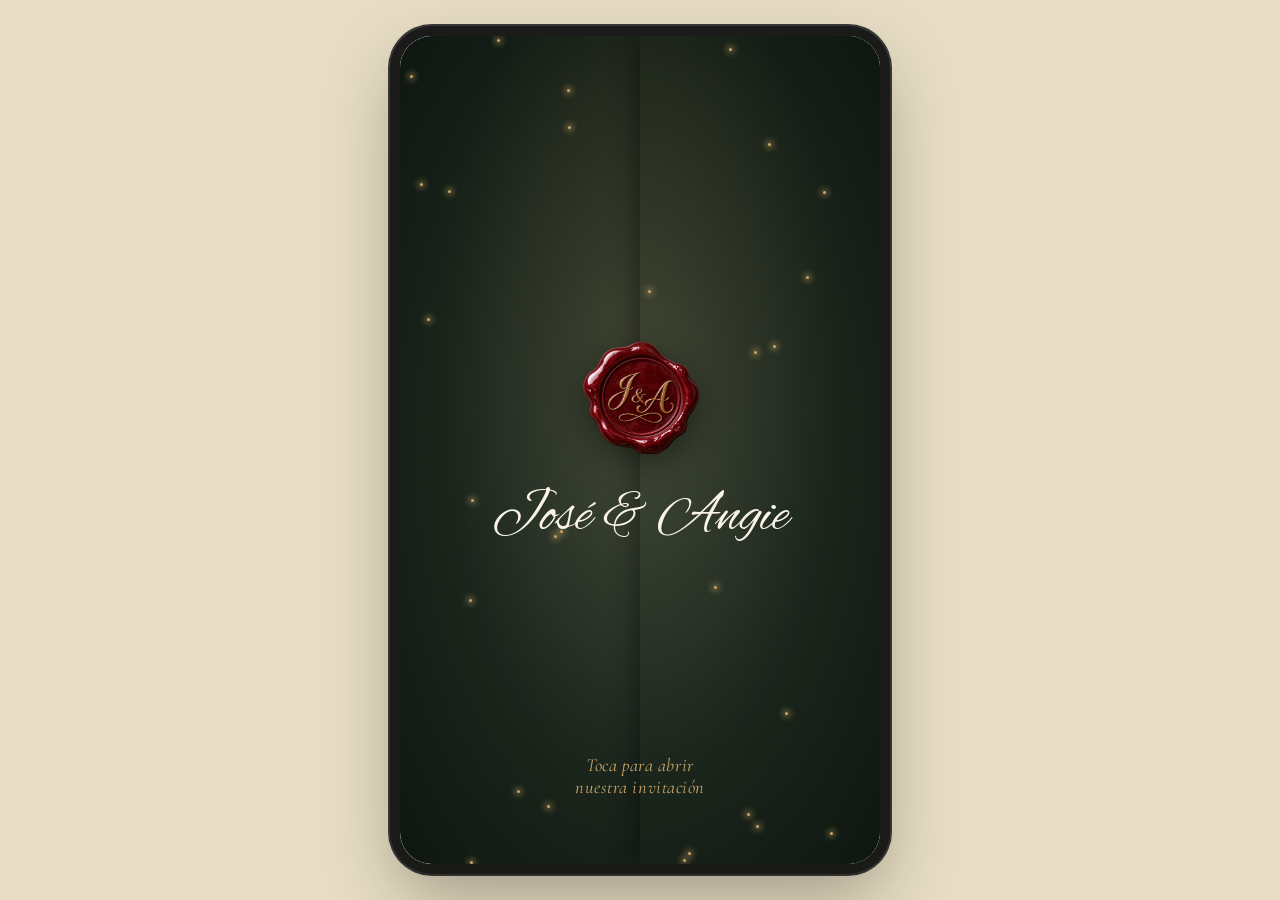
<file: index.html>
<!DOCTYPE html>
<html lang="es">
<head>
<meta charset="UTF-8">
<meta name="viewport" content="width=device-width, initial-scale=1.0">
<title>José & Angie — Nos casamos</title>
<meta name="description" content="Invitación de boda de José y Angie — 18 de octubre de 2026, Alicante">
<style>
  html, body {
    margin: 0;
    height: 100%;
    background: #e7ddc4;
    overflow: hidden;
  }

  .phone-stage {
    width: 100%;
    height: 100%;
    display: flex;
    align-items: center;
    justify-content: center;
  }

  .phone-frame {
    width: 100%;
    max-width: 480px;
    height: 100%;
    background: #fff;
  }

  .phone-frame iframe {
    display: block;
    width: 100%;
    height: 100%;
    border: 0;
  }

  /* Solo en pantallas anchas se ve el "marco de teléfono"; en un móvil real
     el iframe ya ocupa el 100% y esto no se nota. */
  @media (min-width: 561px) {
    html, body {
      overflow: auto;
    }

    .phone-stage {
      min-height: 100%;
      padding: 4vh 0;
      box-sizing: border-box;
    }

    .phone-frame {
      height: 92vh;
      min-height: 640px;
      border-radius: 32px;
      overflow: hidden;
      box-shadow: 0 30px 70px rgba(20, 20, 10, 0.35), 0 0 0 10px #1c1c1c, 0 0 0 12px #3a3a3a;
    }
  }
</style>
</head>
<body>
  <div class="phone-stage">
    <div class="phone-frame">
      <iframe src="app.html" title="Invitación de boda — José & Angie"></iframe>
    </div>
  </div>
</body>
</html>
</file>
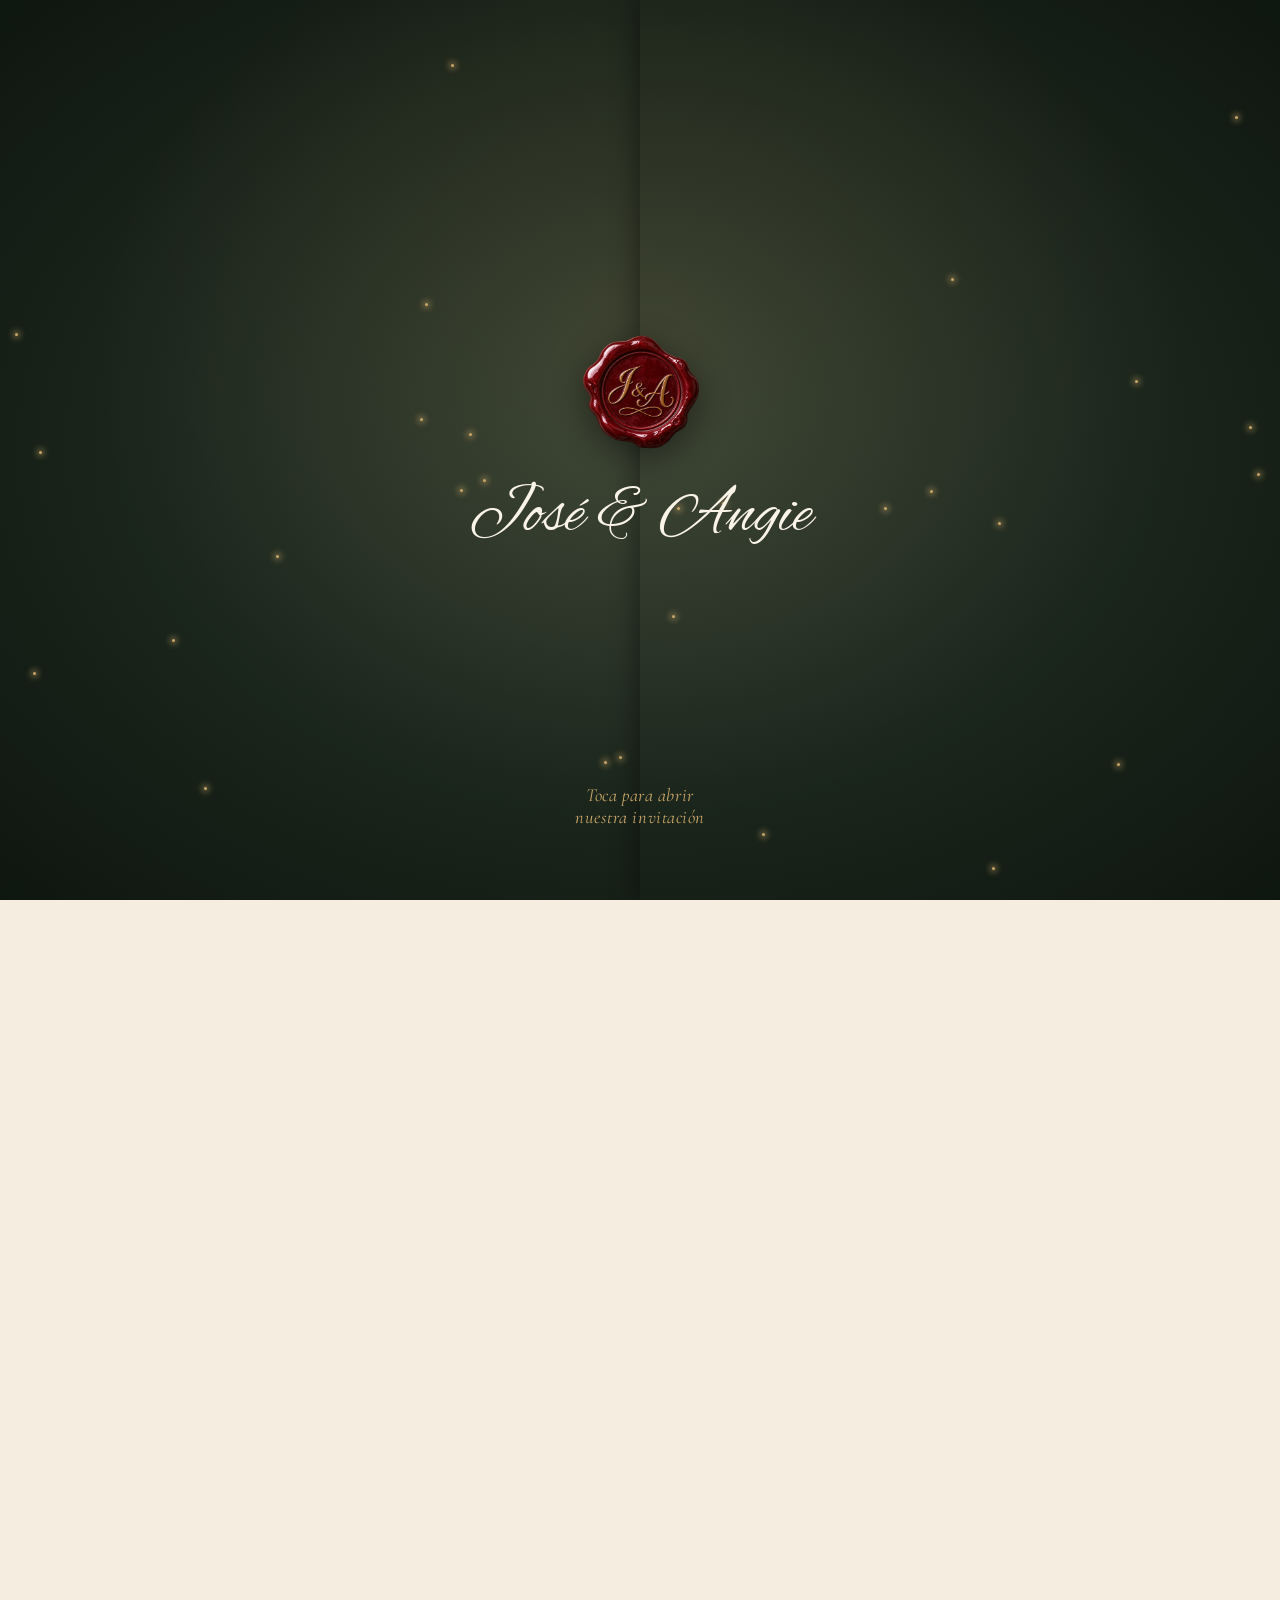
<file: app.html>
<!DOCTYPE html>
<html lang="es">
<head>
<meta charset="UTF-8">
<meta name="viewport" content="width=device-width, initial-scale=1.0">
<title>José & Angie — Nos casamos</title>
<meta name="description" content="Invitación de boda de José y Angie — 18 de octubre de 2026, Alicante">
<link rel="preconnect" href="https://fonts.googleapis.com">
<link rel="preconnect" href="https://fonts.gstatic.com" crossorigin>
<link href="https://fonts.googleapis.com/css2?family=Parisienne&family=Great+Vibes&family=Alex+Brush&family=Cormorant+Garamond:ital,wght@0,400;0,500;0,600;1,400;1,700&family=Playfair+Display:ital,wght@0,700;1,700&display=swap" rel="stylesheet">
<link rel="stylesheet" href="styles.css">
</head>
<body>

<audio id="bgMusic" src="assets/musica-recortada.mp3" preload="auto"></audio>

<!-- PANTALLA DE BIENVENIDA: carta que se abre en dos mitades desde el centro -->
<div id="scroll-intro" class="scroll-intro" role="button" tabindex="0" aria-label="Toca para abrir la invitación">
  <div class="intro-panel intro-panel-left" aria-hidden="true">
    <div class="intro-stars"></div>
  </div>
  <div class="intro-panel intro-panel-right" aria-hidden="true">
    <div class="intro-stars"></div>
  </div>

  <div class="intro-center">
    <div class="intro-seal" aria-hidden="true">
      <img src="assets/sello.png" alt="" class="seal-img">
    </div>
    <p class="intro-title">José &amp; Angie</p>
    <p class="intro-cta">Toca para abrir<br>nuestra invitación</p>
  </div>

  <div class="intro-flash" id="introFlash" aria-hidden="true"></div>
  <div class="intro-sparkles" id="introSparkles" aria-hidden="true"></div>
</div>

<!-- PANTALLA INTERMEDIA: mensaje de bienvenida antes de mostrar la web -->
<div id="welcome-screen" class="welcome-screen">
  <div class="welcome-content">
    <p class="welcome-p welcome-p1">El mejor regalo es compartir este día con vosotros.<br>Vuestra presencia y vuestro cariño son todo lo que necesitamos.</p>
    <p class="welcome-p welcome-p2">Queremos invitaros a celebrar este día con nosotros y que solo tengáis que preocuparos de disfrutar.<br>La comida corre por nuestra cuenta.</p>
    <button type="button" class="welcome-btn" id="welcomeBtn">Más información</button>
  </div>
  <div class="intro-sparkles" id="welcomeSparkles" aria-hidden="true"></div>
</div>

<div class="fern-banner" aria-hidden="true"></div>


<main>

  <!-- PORTADA -->
  <section class="hero" id="inicio">
    <!-- Esquina Colombia: orquídea (flor nacional), en paralelo al colibrí -->
    <div class="hero-leaf leaf-tl" aria-hidden="true">
      <img src="assets/orquidea.png" alt="" class="orchid-img">
    </div>

    <!-- Esquina Alicante: Castillo de Santa Bárbara -->
    <div class="hero-leaf leaf-br" aria-hidden="true">
      <img src="assets/castillo.png" alt="" class="castle-img">
    </div>

    <!-- Esquina Colombia: Valle de Cocora -->
    <div class="hero-leaf leaf-bl" aria-hidden="true">
      <img src="assets/cocora.png" alt="" class="cocora-img">
    </div>

    <!-- Mariposas -->
    <div class="butterflies" aria-hidden="true">
      <div class="butterfly bf5 monarch-blue"><img src="assets/mariposa-azul.png" alt="" class="bfly-img"></div>
      <div class="butterfly bf6 monarch-blue"><img src="assets/mariposa-azul.png" alt="" class="bfly-img"></div>
      <div class="butterfly bf7 monarch-blue"><img src="assets/mariposa-verde.png" alt="" class="bfly-img"></div>
      <div class="butterfly bf8 monarch-blue"><img src="assets/mariposa-verde.png" alt="" class="bfly-img"></div>
    </div>

    <!-- Colibrí -->
    <div id="hummingbird" class="hummingbird" aria-hidden="true">
      <img src="assets/colibri-azul.png" alt="" class="hb-img">
    </div>

    <div class="hero-content">
      <h1 class="names">
        <span class="reveal d1">José</span>
        <span class="amp reveal d2">&amp;</span>
        <span class="reveal d3">Angie</span>
      </h1>

      <p class="wedding-date reveal d5">Domingo, 18 de octubre de 2026</p>

      <div class="itinerary-path reveal d6">
        <img src="assets/sendero.png?v=6" alt="" class="itinerary-img">
      </div>

      <p class="message reveal d7">Será un día lleno de amor, risas y momentos<br>que recordaremos para siempre.</p>
      <p class="message-accent reveal d8">¡Nos haría muy felices contar contigo!</p>
    </div>
  </section>

  <!-- DIVISOR ORNAMENTAL: azulejo alicantino + tejido vueltiao colombiano -->
  <div class="ornament-divider" aria-hidden="true">
    <svg viewBox="0 0 400 20" preserveAspectRatio="xMidYMid meet" xmlns="http://www.w3.org/2000/svg">
      <g stroke="var(--gold)" stroke-width="0.6" fill="none" opacity="0.6">
        <path d="M0 10 H60"/>
        <path d="M70 10 L80 3 L90 10 L80 17 Z"/>
        <path d="M100 10 L110 3 L120 10 L110 17 Z"/>
        <path d="M95 10 H100 M120 10 H125"/>
        <path d="M135 4 L145 10 L135 16 L125 10 Z"/>
        <path d="M155 16 L165 10 L155 4 L145 10 Z"/>
        <path d="M175 4 L185 10 L175 16 L165 10 Z"/>
        <circle cx="200" cy="10" r="3.4"/>
        <path d="M215 4 L225 10 L215 16 L205 10 Z"/>
        <path d="M235 16 L245 10 L235 4 L225 10 Z"/>
        <path d="M255 4 L265 10 L255 16 L245 10 Z"/>
        <path d="M275 10 H280 M300 10 H305"/>
        <path d="M280 10 L290 3 L300 10 L290 17 Z"/>
        <path d="M310 10 L320 3 L330 10 L320 17 Z"/>
        <path d="M340 10 H400"/>
      </g>
    </svg>
  </div>

  <!-- FRASE: dos tierras, un mismo amor -->
  <section class="magic-quote">
    <p class="quote-text reveal-io">Entre el Mediterráneo y los Andes,<br>el amor encontró su propio Macondo.</p>
    <div class="quote-hb" aria-hidden="true">✦</div>
  </section>

  <!-- CUENTA REGRESIVA -->
  <section class="countdown-section" id="cuenta-regresiva">
    <p class="section-eyebrow reveal-io">Faltan</p>
    <div class="countdown reveal-io" id="countdown">
      <div class="cd-unit cd-unit-days">
        <span class="cd-num cd-num-days" id="cd-days">00</span>
        <span class="cd-label">días</span>
      </div>
      <div class="cd-subrow">
        <div class="cd-unit"><span class="cd-num" id="cd-hours">00</span><span class="cd-label">horas</span></div>
        <div class="cd-sep">·</div>
        <div class="cd-unit"><span class="cd-num" id="cd-mins">00</span><span class="cd-label">min</span></div>
        <div class="cd-sep">·</div>
        <div class="cd-unit"><span class="cd-num" id="cd-secs">00</span><span class="cd-label">seg</span></div>
      </div>
    </div>
  </section>

  <!-- UBICACIONES -->
  <section class="locations" id="detalles">
    <h2 class="section-title reveal-io">Cómo llegar</h2>
    <div class="loc-grid">
      <div class="loc-card reveal-io">
        <h3>Ceremonia</h3>
        <p>Parroquia Santa Teresa de Ávila<br>Alicante · 13:00 hs</p>
        <div class="map-wrap">
          <iframe
            title="Mapa Parroquia Santa Teresa de Ávila, Alicante"
            src="https://www.google.com/maps?q=Parroquia+Santa+Teresa+de+Avila+Alicante&output=embed"
            loading="lazy"
            referrerpolicy="no-referrer-when-downgrade">
          </iframe>
        </div>
        <a class="map-link" href="https://www.google.com/maps/search/?api=1&query=Parroquia+Santa+Teresa+de+Avila+Alicante" target="_blank" rel="noopener">Ver en Google Maps →</a>
      </div>
      <div class="loc-card reveal-io">
        <h3>Restaurante</h3>
        <p>Jardines de San Juan<br>Alicante · Al finalizar ceremonia</p>
        <div class="map-wrap">
          <iframe
            title="Mapa Av. de Alicante 51, Sant Joan d'Alacant"
            src="https://www.google.com/maps?q=Av.+de+Alicante+51+03550+Sant+Joan+d%27Alacant+Alicante&output=embed"
            loading="lazy"
            referrerpolicy="no-referrer-when-downgrade">
          </iframe>
        </div>
        <a class="map-link" href="https://www.google.com/maps/search/?api=1&query=Av.+de+Alicante+51+03550+Sant+Joan+d%27Alacant+Alicante" target="_blank" rel="noopener">Ver en Google Maps →</a>
      </div>
    </div>
  </section>

  <!-- DIVISOR ORNAMENTAL -->
  <div class="ornament-divider" aria-hidden="true">
    <svg viewBox="0 0 400 20" preserveAspectRatio="xMidYMid meet" xmlns="http://www.w3.org/2000/svg">
      <g stroke="var(--gold)" stroke-width="0.6" fill="none" opacity="0.6">
        <path d="M0 10 H60"/>
        <path d="M70 10 L80 3 L90 10 L80 17 Z"/>
        <path d="M100 10 L110 3 L120 10 L110 17 Z"/>
        <path d="M95 10 H100 M120 10 H125"/>
        <path d="M135 4 L145 10 L135 16 L125 10 Z"/>
        <path d="M155 16 L165 10 L155 4 L145 10 Z"/>
        <path d="M175 4 L185 10 L175 16 L165 10 Z"/>
        <circle cx="200" cy="10" r="3.4"/>
        <path d="M215 4 L225 10 L215 16 L205 10 Z"/>
        <path d="M235 16 L245 10 L235 4 L225 10 Z"/>
        <path d="M255 4 L265 10 L255 16 L245 10 Z"/>
        <path d="M275 10 H280 M300 10 H305"/>
        <path d="M280 10 L290 3 L300 10 L290 17 Z"/>
        <path d="M310 10 L320 3 L330 10 L320 17 Z"/>
        <path d="M340 10 H400"/>
      </g>
    </svg>
  </div>

  <!-- NOTA PERSONAL -->
  <section class="note-section" id="nota">
    <div class="note-paper reveal-io">
      <p class="note-title">Invitación personal e intransferible</p>
      <p class="note-body">
        Hemos preparado este día con mucho cariño<br>
        y cada detalle pensado para vosotros.<br>
        Por motivos de organización,<br>
        os rogamos que asistáis <strong>únicamente</strong><br>
        las personas indicadas en esta invitación.
      </p>
      <p class="note-thanks">Gracias por comprenderlo y por acompañarnos en un día tan especial.</p>
    </div>
  </section>

  <footer class="footer">
    <div class="ornament-divider footer-divider" aria-hidden="true">
      <svg viewBox="0 0 400 20" preserveAspectRatio="xMidYMid meet" xmlns="http://www.w3.org/2000/svg">
        <g stroke="var(--gold-light)" stroke-width="0.6" fill="none" opacity="0.6">
          <path d="M0 10 H60"/>
          <path d="M70 10 L80 3 L90 10 L80 17 Z"/>
          <path d="M100 10 L110 3 L120 10 L110 17 Z"/>
          <path d="M95 10 H100 M120 10 H125"/>
          <path d="M135 4 L145 10 L135 16 L125 10 Z"/>
          <path d="M155 16 L165 10 L155 4 L145 10 Z"/>
          <path d="M175 4 L185 10 L175 16 L165 10 Z"/>
          <circle cx="200" cy="10" r="3.4"/>
          <path d="M215 4 L225 10 L215 16 L205 10 Z"/>
          <path d="M235 16 L245 10 L235 4 L225 10 Z"/>
          <path d="M255 4 L265 10 L255 16 L245 10 Z"/>
          <path d="M275 10 H280 M300 10 H305"/>
          <path d="M280 10 L290 3 L300 10 L290 17 Z"/>
          <path d="M310 10 L320 3 L330 10 L320 17 Z"/>
          <path d="M340 10 H400"/>
        </g>
      </svg>
    </div>
    <p class="footer-signature">Con todo nuestro cariño</p>
    <p>José &amp; Angie · 18.10.2026</p>
  </footer>

</main>

<script src="script.js"></script>
</body>
</html>
</file>
<file: styles.css>
:root {
  --cream: #f5eee0;
  --cream-soft: #f9f3e8;
  --green-deep: #33453a;
  --green-mid: #5c7a5f;
  --gold: #b08d57;
  --gold-light: #c9a668;
  --pink: #b5486a;
  --pink-soft: #c98aa0;
  --ink: #3a352c;
  --shadow: 0 10px 30px rgba(51, 69, 58, 0.12);
}

* { box-sizing: border-box; }

html {
  scroll-behavior: smooth;
}

html.intro-lock,
html.intro-lock body {
  overflow: hidden;
  height: 100%;
}

main {
  transform: scale(0.75);
  opacity: 0.15;
  transition: transform 2.6s cubic-bezier(0.22, 0.61, 0.36, 1), opacity 2s ease;
}

html.intro-done main {
  transform: scale(1);
  opacity: 1;
}

/* ---------- Pantalla intermedia de bienvenida ---------- */
.welcome-screen {
  position: fixed;
  inset: 0;
  z-index: 900;
  background: #ffffff url("assets/marco.png") center center / cover no-repeat;
  display: flex;
  align-items: center;
  justify-content: center;
  padding: 2rem;
  --btn-x: 50%;
  --btn-y: 50%;
  clip-path: circle(150% at var(--btn-x) var(--btn-y));
  transition: clip-path 1.1s cubic-bezier(0.76, 0, 0.24, 1), opacity 0.9s ease;
}

.welcome-screen.hidden {
  clip-path: circle(0% at var(--btn-x) var(--btn-y));
  opacity: 1;
  pointer-events: none;
}

.welcome-screen.gone {
  display: none;
}

.welcome-content {
  max-width: 560px;
  text-align: center;
  position: relative;
  z-index: 1;
}

.welcome-content::before {
  content: "";
  position: absolute;
  top: 50%;
  left: 50%;
  width: 140%;
  height: 140%;
  transform: translate(-50%, -50%);
  background: radial-gradient(ellipse at center, rgba(255,255,255,0.9) 0%, rgba(255,255,255,0.65) 55%, rgba(255,255,255,0) 80%);
  z-index: -1;
  pointer-events: none;
}

.welcome-p {
  font-family: 'Cormorant Garamond', serif;
  font-style: italic;
  font-size: clamp(1.4rem, 4vw, 1.75rem);
  line-height: 1.65;
  color: var(--ink);
  margin: 0 0 2rem;
  opacity: 0;
  transform: translateY(14px);
  transition: opacity 0.7s ease, transform 0.7s ease;
}

.welcome-btn {
  font-family: 'Cormorant Garamond', serif;
  font-style: italic;
  font-size: 1.25rem;
  letter-spacing: 0.05em;
  color: var(--cream-soft);
  background: var(--green-deep);
  border: none;
  padding: 1rem 2.6rem;
  border-radius: 999px;
  cursor: pointer;
  opacity: 0;
  transform: translateY(14px);
  transition: opacity 0.7s ease, transform 0.7s ease, background 0.3s ease;
}

.welcome-btn:hover {
  background: var(--gold);
}

.welcome-p.visible,
.welcome-btn.visible {
  opacity: 1;
  transform: translateY(0);
}

@media (prefers-reduced-motion: reduce) {
  .welcome-p, .welcome-btn {
    transition-duration: 0.01ms !important;
  }
}

/* ---------- Pantalla de bienvenida: carta que se abre en dos mitades ---------- */
.scroll-intro {
  position: fixed;
  inset: 0;
  z-index: 1000;
  cursor: pointer;
  overflow: hidden;
}

.scroll-intro.hidden {
  display: none;
}

.intro-panel {
  position: absolute;
  top: 0;
  width: 50%;
  height: 100%;
  background:
    radial-gradient(ellipse at 50% 40%, rgba(176, 141, 87, 0.22), transparent 60%),
    radial-gradient(ellipse at center, #24352c 0%, #182219 65%, #0e1610 100%);
  background-size: 200% 100%;
  transition: transform 2.4s cubic-bezier(0.22, 0.61, 0.36, 1) 0.5s,
              box-shadow 2s ease-out 0.5s;
  z-index: 1;
}

.intro-panel-left {
  left: 0;
  background-position: left center;
  box-shadow: 4px 0 24px rgba(0,0,0,0.4);
}

.intro-panel-right {
  right: 0;
  background-position: right center;
  box-shadow: -4px 0 24px rgba(0,0,0,0.4);
}

.scroll-intro.opening .intro-panel-left {
  box-shadow: 4px 0 24px rgba(0,0,0,0);
}

.scroll-intro.opening .intro-panel-right {
  box-shadow: -4px 0 24px rgba(0,0,0,0);
}

.intro-stars {
  position: absolute;
  inset: 0;
  pointer-events: none;
}

.intro-star {
  position: absolute;
  width: 3px;
  height: 3px;
  border-radius: 50%;
  background: var(--gold-light);
  box-shadow: 0 0 6px 2px rgba(201, 166, 104, 0.6);
  animation: star-twinkle ease-in-out infinite;
}

@keyframes star-twinkle {
  0%, 100% { opacity: 0.15; transform: scale(1); }
  50% { opacity: 0.9; transform: scale(1.4); }
}

.intro-center {
  position: absolute;
  inset: 0;
  z-index: 3;
  display: flex;
  flex-direction: column;
  align-items: center;
  justify-content: center;
  text-align: center;
  padding: 0 2rem;
  pointer-events: none;
}

.intro-seal {
  width: 130px;
  margin-bottom: 1.3rem;
  transition: transform 0.5s ease, opacity 0.4s ease;
  filter: drop-shadow(0 8px 16px rgba(0,0,0,0.45));
}

.intro-seal svg,
.seal-img { display: block; width: 100%; height: auto; }

@keyframes seal-pulse {
  0%, 100% { transform: scale(1); }
  50% { transform: scale(1.06); }
}

.intro-title {
  font-family: 'Alex Brush', cursive;
  font-size: clamp(3rem, 12vw, 4.2rem);
  color: var(--cream-soft);
  margin: 0 0 0.6rem;
  transition: opacity 0.35s ease, transform 0.5s ease;
}

.intro-cta {
  position: absolute;
  bottom: 8%;
  left: 0;
  right: 0;
  font-family: 'Cormorant Garamond', serif;
  font-style: italic;
  font-size: 1.15rem;
  letter-spacing: 0.03em;
  color: var(--gold-light);
  margin: 0;
  animation: cta-pulse 2.2s ease-in-out infinite;
  transition: opacity 0.3s ease;
}

@keyframes cta-pulse {
  0%, 100% { opacity: 0.75; }
  50% { opacity: 1; }
}

/* Estado: abriendo (la carta se parte en dos, suave y simétrico) */
.scroll-intro.opening .intro-panel-left {
  transform: translateX(-100%);
}
.scroll-intro.opening .intro-panel-right {
  transform: translateX(100%);
}
.scroll-intro.opening .intro-seal {
  animation: none;
  transform: scale(1.6);
  opacity: 0;
  transition: transform 0.4s ease-out, opacity 0.22s ease-out;
}
.scroll-intro.opening .intro-title,
.scroll-intro.opening .intro-cta {
  animation: none;
  opacity: 0;
  transform: translateY(-6px) scale(0.96);
  transition: opacity 0.18s ease-out, transform 0.18s ease-out;
}
.scroll-intro.opening .intro-cta {
  transition-delay: 0.04s;
}

.intro-flash {
  position: absolute;
  top: 50%;
  left: 50%;
  width: 60px;
  height: 60px;
  margin: -30px 0 0 -30px;
  border-radius: 50%;
  z-index: 4;
  pointer-events: none;
  background: radial-gradient(circle, rgba(255, 252, 235, 1) 0%, rgba(255, 232, 170, 0.9) 30%, rgba(255, 221, 150, 0.4) 55%, transparent 75%);
  opacity: 0;
  transform: scale(0);
}

.scroll-intro.opening .intro-flash {
  animation: magic-flash 2.8s cubic-bezier(0.22, 0.61, 0.36, 1);
}

@keyframes magic-flash {
  0%   { opacity: 0; transform: scale(0); }
  30%  { opacity: 1; transform: scale(10); }
  60%  { opacity: 0.9; transform: scale(20); }
  100% { opacity: 0; transform: scale(34); }
}

.intro-sparkles {
  position: absolute;
  inset: 0;
  pointer-events: none;
  z-index: 5;
}

.intro-spark {
  position: absolute;
  width: 6px;
  height: 6px;
  border-radius: 50%;
  background: var(--gold-light);
  box-shadow: 0 0 10px 3px rgba(255, 221, 150, 0.9);
  animation: spark-burst 1s ease-out forwards;
}

@keyframes spark-burst {
  0%   { transform: translate(0, 0) scale(1); opacity: 1; }
  100% { transform: var(--spark-end, translate(0, -80px)) scale(0); opacity: 0; }
}

@media (prefers-reduced-motion: reduce) {
  .scroll-intro, .intro-panel, .intro-seal, .intro-title, .intro-cta {
    transition-duration: 0.01ms !important;
    animation-duration: 0.01ms !important;
  }
}

.fern-banner {
  width: 120%;
  height: 237px;
  margin-left: -151px;
  margin-bottom: -120px;
  background-image: url("assets/helecho.png?v=3");
  background-size: cover;
  background-position: bottom center;
  background-repeat: no-repeat;
  position: relative;
  z-index: 2;
}

@media (max-width: 900px) {
  .fern-banner { width: 100%; height: 150px; margin-left: 0; margin-bottom: -76px; }
}

@media (max-width: 560px) {
  .fern-banner {
    width: 100%;
    height: 160px;
    margin-left: 0;
    margin-top: -85px;
    margin-bottom: -56px;
    background-size: auto 210px;
    background-position: center 82%;
  }
}

body {
  margin: 0;
  background: var(--cream);
  color: var(--ink);
  font-family: 'Cormorant Garamond', serif;
  overflow-x: hidden;
}

h1, h2 {
  font-family: 'Parisienne', cursive;
  font-weight: 400;
  margin: 0;
}

/* ---------- Hero ---------- */
.hero {
  position: relative;
  min-height: 100vh;
  display: flex;
  align-items: center;
  justify-content: center;
  padding: 5rem 1.25rem 8.5rem;
  overflow: hidden;
  background: var(--cream);
}

.hero::before {
  content: "";
  position: absolute;
  inset: 0;
  background-image: radial-gradient(rgba(176,141,87,0.35) 1px, transparent 1px);
  background-size: 26px 26px;
  opacity: 0.25;
  pointer-events: none;
}

.hero-leaf {
  position: absolute;
  width: clamp(140px, 22vw, 240px);
  z-index: 2;
  opacity: 0.95;
  animation: leaf-sway 7s ease-in-out infinite;
}

.leaf-tl {
  top: -41px;
  left: 107px;
  width: 320px;
  animation: none;
  transform: rotate(29deg);
  transform-origin: top left;
}
.leaf-br { bottom: 0; right: -20px; width: 250px; animation: none; }
.leaf-bl {
  bottom: 0;
  left: -10px;
  width: 265px;
  animation: none;
}

.orchid-img {
  display: block;
  width: 100%;
  height: auto;
}

@media (max-width: 900px) {
  .leaf-tl { width: 220px; top: -18px; left: -20px; transform: rotate(29deg); }
  .leaf-br { width: 260px; }
  .leaf-bl { width: 260px; left: -6px; }
  .castle-img { margin-left: -70px; }
  .cocora-img { margin-right: -65px; }
}

@media (max-width: 560px) {
  .leaf-tl { width: 120px; top: -6px; left: 36px; transform: rotate(29deg); }
  .leaf-br { width: 175px; right: -55px; }
  .leaf-bl { width: 175px; left: -4px; }
  .castle-img { margin-left: -25px; }
  .cocora-img { margin-right: -42px; }
}

@keyframes leaf-sway {
  0%, 100% { transform: rotate(0deg); }
  50% { transform: rotate(2.5deg); }
}

.castle-img {
  display: block;
  width: 130%;
  margin-left: -100px;
  margin-bottom: -10px;
  height: auto;
}

.cocora-img {
  display: block;
  width: 115%;
  margin-right: -115px;
  margin-bottom: -10px;
  height: auto;
}

.hummingbird {
  position: absolute;
  width: 480px;
  z-index: 3;
  top: 50px;
  right: -130px;
  filter: drop-shadow(0 6px 10px rgba(0,0,0,0.15));
}

@media (max-width: 900px) {
  .hummingbird { width: 280px; top: 20px; right: -35px; }
  .hb-img { margin-left: -50px; }
}

@media (max-width: 560px) {
  .hummingbird { width: 135px; top: 36px; right: -80px; }
  .hb-img { margin-left: -20px; }
}

.hb-img {
  display: block;
  width: 125%;
  height: auto;
  margin-left: -90px;
}

/* ---------- Mariposas amarillas (realismo mágico) ---------- */
.butterflies {
  position: absolute;
  inset: 0;
  z-index: 3;
  pointer-events: none;
}

.butterfly {
  position: absolute;
  width: 44px;
}

.monarch-blue {
  width: 60px;
}

@media (max-width: 560px) {
  .butterfly { width: 30px; }
  .monarch-blue { width: 40px; }
}

.bfly-img {
  display: block;
  width: 100%;
  height: auto;
  transform-origin: center;
  animation: bfly-flap-img 0.32s ease-in-out infinite alternate;
}

@keyframes bfly-flap-img {
  from { transform: scaleX(1); }
  to   { transform: scaleX(0.55); }
}

.bf5 { top: 40%; left: 20%; animation: flit-1 23s ease-in-out infinite; animation-delay: 3s; }
.bf6 { top: 75%; left: 22%; animation: flit-2 20s ease-in-out infinite; animation-delay: 10s; }
.bf7 { top: 60%; left: 8%;  animation: flit-1 18s ease-in-out infinite; animation-delay: 1s; }
.bf8 { top: 68%; left: 14%; animation: flit-2 22s ease-in-out infinite; animation-delay: 7s; }

@keyframes flit-1 {
  0%   { transform: translate(0, 0) rotate(0deg); opacity: 0; }
  8%   { opacity: 0.9; }
  25%  { transform: translate(12vw, -18vh) rotate(-8deg); }
  50%  { transform: translate(22vw, -38vh) rotate(6deg); }
  75%  { transform: translate(14vw, -55vh) rotate(-4deg); opacity: 0.8; }
  92%  { opacity: 0; }
  100% { transform: translate(10vw, -60vh) rotate(0deg); opacity: 0; }
}

@keyframes flit-2 {
  0%   { transform: translate(0, 0) rotate(0deg); opacity: 0; }
  8%   { opacity: 0.85; }
  30%  { transform: translate(-8vw, -22vh) rotate(10deg); }
  55%  { transform: translate(6vw, -42vh) rotate(-6deg); }
  80%  { transform: translate(18vw, -50vh) rotate(8deg); opacity: 0.7; }
  95%  { opacity: 0; }
  100% { transform: translate(20vw, -55vh) rotate(0deg); opacity: 0; }
}

/* ---------- Divisor ornamental ---------- */
.ornament-divider {
  position: relative;
  z-index: 2;
  max-width: 420px;
  margin: 0 auto;
  padding: 1.4rem 1.25rem;
  background: var(--cream-soft);
}

/* ---------- Frase realismo mágico ---------- */
.magic-quote {
  margin-top: -15px;
  position: relative;
  z-index: 2;
  text-align: center;
  padding: 1.5rem 5.5rem 0.8rem;
  background: var(--cream-soft);
}

.quote-text {
  font-family: 'Parisienne', cursive;
  font-size: clamp(1.6rem, 4vw, 2.2rem);
  color: var(--green-deep);
  line-height: 1.4;
  max-width: 480px;
  margin: 0 auto;
}

.quote-hb {
  margin-top: 0.8rem;
  color: var(--gold);
  font-size: 1rem;
}

.hero-content {
  position: relative;
  z-index: 4;
  max-width: 2600px;
  width: 100%;
  text-align: center;
}

.heart-icon {
  color: var(--gold);
  font-size: 1.4rem;
  margin-bottom: 0.4rem;
}

.reveal {
  opacity: 0;
  transform: translateY(18px);
  animation: rise 0.9s ease forwards;
}
.d1 { animation-delay: 0.1s; }
.d2 { animation-delay: 0.35s; }
.d3 { animation-delay: 0.5s; }
.d4 { animation-delay: 0.9s; }
.d5 { animation-delay: 1.05s; }
.d6 { animation-delay: 1.25s; }
.d7 { animation-delay: 1.6s; }
.d8 { animation-delay: 1.8s; }

@keyframes rise {
  to { opacity: 1; transform: translateY(0); }
}

.names {
  font-family: 'Alex Brush', cursive;
  font-size: clamp(3.4rem, 11vw, 6.2rem);
  color: var(--green-deep);
  line-height: 1.05;
  display: flex;
  flex-direction: column;
  align-items: center;
  gap: 0.1em;
  margin-top: 2.5rem;
}

.names .amp {
  font-size: 0.7em;
  color: var(--gold);
  margin: -0.1em 0;
}

.eyebrow {
  letter-spacing: 0.35em;
  text-transform: uppercase;
  color: var(--gold);
  font-size: 0.95rem;
  margin: 1.1rem 0 0.4rem;
}

.subtitle {
  font-style: italic;
  color: var(--ink);
  font-size: 1.25rem;
  margin: 0 0 2rem;
  line-height: 1.5;
}

.wedding-date {
  font-family: 'Playfair Display', serif;
  font-style: italic;
  font-weight: 700;
  color: var(--gold);
  font-size: 1.35rem;
  letter-spacing: 0.03em;
  margin: 1.75rem 0 2rem;
}


.message, .message-accent {
  margin: 0 0 0.3rem;
  line-height: 1.5;
  font-size: 1.2rem;
}

.message-accent {
  color: var(--pink);
  font-style: italic;
  font-size: 1.35rem;
}

/* ---------- Countdown ---------- */
.countdown-section {
  position: relative;
  z-index: 2;
  padding: 4.5rem 1.25rem;
  text-align: center;
  background: var(--green-deep);
  color: var(--cream-soft);
}

.section-eyebrow {
  text-transform: uppercase;
  letter-spacing: 0.35em;
  font-size: 1.05rem;
  color: var(--gold-light);
  margin: 0 0 1.5rem;
}

.countdown {
  display: flex;
  flex-direction: column;
  align-items: center;
  gap: 1.5rem;
}

.cd-subrow {
  display: flex;
  justify-content: center;
  align-items: center;
  gap: clamp(0.75rem, 3vw, 2rem);
  flex-wrap: wrap;
}

.cd-unit {
  display: flex;
  flex-direction: column;
  align-items: center;
  min-width: 85px;
}

.cd-num {
  font-family: 'Parisienne', cursive;
  font-size: clamp(2.2rem, 5.5vw, 3.2rem);
  color: var(--cream-soft);
  line-height: 1;
}

.cd-num-days {
  font-size: clamp(4.5rem, 13vw, 7rem);
}

.cd-unit-days {
  margin-bottom: 1rem;
}

.cd-unit-days .cd-label {
  font-size: 1rem;
}

.cd-label {
  text-transform: uppercase;
  font-size: 0.85rem;
  letter-spacing: 0.15em;
  color: var(--gold-light);
  margin-top: 0.35rem;
}

.cd-sep {
  color: var(--gold-light);
  font-size: 2.8rem;
  transform: translateY(-8px);
}

/* ---------- Reveal on scroll ---------- */
.reveal-io {
  opacity: 0;
  transform: translateY(24px);
  transition: opacity 0.8s ease, transform 0.8s ease;
}
.reveal-io.is-visible {
  opacity: 1;
  transform: translateY(0);
}

/* ---------- Itinerario (dentro de la portada) ---------- */
.itinerary-path {
  position: relative;
  max-width: 2600px;
  width: 122%;
  margin: 1.5rem 0 2rem -11%;
}

.itinerary-img {
  width: 93%;
  display: block;
}

.itinerary-stop {
  position: absolute;
  width: 40%;
  transform: translateY(-50%);
}

.stop-left {
  left: 0;
  text-align: right;
  padding-right: 13%;
}

.stop-right {
  right: 0;
  text-align: left;
  padding-left: 13%;
}

.itinerary-time {
  display: block;
  font-family: 'Playfair Display', serif;
  font-style: italic;
  font-weight: 700;
  color: var(--gold);
  font-size: 1.2rem;
  line-height: 1.15;
}

.itinerary-label {
  display: block;
  font-family: 'Cormorant Garamond', serif;
  font-style: italic;
  color: var(--ink);
  font-size: 1.05rem;
  margin-top: 0.15rem;
  line-height: 1.25;
}

@media (max-width: 560px) {
  .itinerary-time { font-size: 1rem; }
  .itinerary-label { font-size: 0.9rem; }
  .stop-left { padding-right: 8%; }
  .stop-right { padding-left: 8%; }
}

/* ---------- Locations ---------- */
.locations {
  position: relative;
  z-index: 2;
  padding: 5rem 1.25rem;
  text-align: center;
  background: var(--cream-soft);
}

.section-title {
  font-size: clamp(2.4rem, 6vw, 3.2rem);
  color: var(--green-deep);
  margin-bottom: 2.5rem;
}

.loc-grid {
  display: grid;
  grid-template-columns: repeat(auto-fit, minmax(280px, 1fr));
  gap: 2.5rem;
  max-width: 900px;
  margin: 0 auto;
}

.loc-card {
  background: #fff;
  border-radius: 14px;
  padding: 1.75rem;
  box-shadow: var(--shadow);
}

.loc-card h3 {
  font-family: 'Parisienne', cursive;
  font-size: 2rem;
  color: var(--pink);
  margin: 0 0 0.5rem;
}

.loc-card > p {
  margin: 0 0 1rem;
  font-style: italic;
  color: var(--ink);
}

.map-wrap {
  border-radius: 10px;
  overflow: hidden;
  aspect-ratio: 4 / 3;
  border: 1px solid rgba(176,141,87,0.3);
}

.map-wrap iframe {
  width: 100%;
  height: 100%;
  border: 0;
}

.map-link {
  display: inline-block;
  margin-top: 0.9rem;
  color: var(--gold);
  text-decoration: none;
  font-style: italic;
  border-bottom: 1px solid var(--gold);
  padding-bottom: 1px;
  transition: color 0.2s ease;
}
.map-link:hover { color: var(--pink); }

/* ---------- Note ---------- */
.note-section {
  position: relative;
  z-index: 2;
  padding: 5rem 1.25rem;
  display: flex;
  justify-content: center;
  background:
    radial-gradient(ellipse at 90% 90%, rgba(201,138,160,0.10), transparent 45%),
    var(--cream);
}

.note-paper {
  max-width: 640px;
  background: var(--cream-soft);
  border: 1px solid rgba(176,141,87,0.35);
  border-radius: 4px;
  padding: 2.5rem 2rem;
  text-align: center;
  box-shadow: var(--shadow);
  position: relative;
}

.note-title {
  text-transform: uppercase;
  letter-spacing: 0.1em;
  color: var(--green-deep);
  font-weight: 600;
  font-size: 1.2rem;
  margin: 0 0 1.1rem;
}

.note-body {
  font-style: italic;
  font-size: 1.25rem;
  line-height: 1.7;
  margin: 0 0 1.2rem;
  color: var(--ink);
}

.note-body strong {
  color: var(--pink);
}

.note-thanks {
  font-family: 'Parisienne', cursive;
  font-size: 1.6rem;
  color: var(--gold);
  margin: 0;
}

/* ---------- Footer ---------- */
.footer {
  position: relative;
  z-index: 2;
  text-align: center;
  padding: 2.5rem 1rem 3rem;
  background: var(--green-deep);
  color: var(--cream-soft);
}

.footer-divider {
  background: none;
  padding: 0 1.25rem 1.6rem;
  max-width: 320px;
}

.footer-signature {
  font-family: 'Cormorant Garamond', serif;
  font-style: italic;
  font-size: 1.05rem;
  letter-spacing: 0.02em;
  color: var(--gold-light);
  text-transform: none;
  opacity: 1;
  margin-bottom: 0.6rem !important;
}

.footer p {
  margin: 0;
  letter-spacing: 0.15em;
  text-transform: uppercase;
  font-size: 0.75rem;
  opacity: 0.85;
}

/* ---------- Reduced motion ---------- */
@media (prefers-reduced-motion: reduce) {
  * { animation-duration: 0.01ms !important; animation-iteration-count: 1 !important; transition-duration: 0.01ms !important; }
}

@media (max-width: 560px) {
  .magic-quote { padding: 1.5rem 1.5rem 0.8rem; }
}

@media (max-width: 480px) {
  .countdown { gap: 1rem; }
  .cd-subrow { gap: 0.6rem 1.2rem; }
  .cd-unit { min-width: 58px; }
  .cd-num { font-size: 2.5rem; }
  .cd-num-days { font-size: 4rem; }
  .cd-label { font-size: 0.7rem; }
  .cd-sep { font-size: 1.8rem; }
}
</file>
